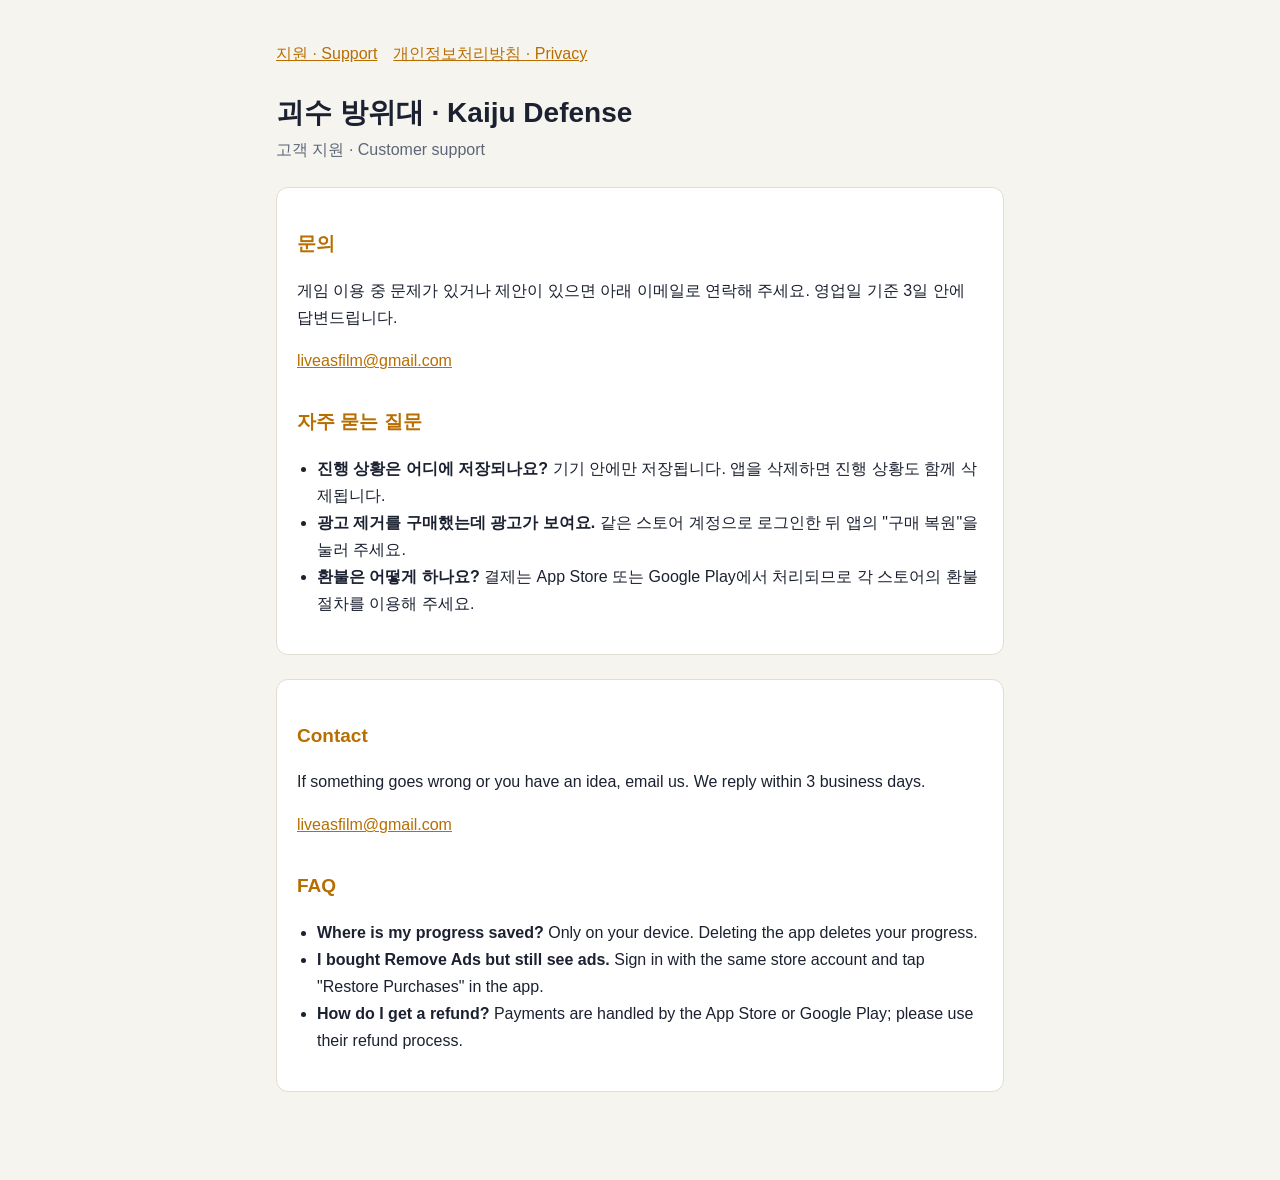
<file: index.html>
<!doctype html><html lang="ko"><head><meta charset="utf-8"><meta name="viewport" content="width=device-width,initial-scale=1"><title>괴수 방위대 지원</title><link rel="stylesheet" href="style.css"></head><body><main>
<nav><a href="index.html">지원 · Support</a><a href="privacy.html">개인정보처리방침 · Privacy</a></nav>
<h1>괴수 방위대 · Kaiju Defense</h1><p class="sub">고객 지원 · Customer support</p>
<section lang="ko"><h2>문의</h2><p>게임 이용 중 문제가 있거나 제안이 있으면 아래 이메일로 연락해 주세요. 영업일 기준 3일 안에 답변드립니다.</p>
<p><a href="mailto:liveasfilm@gmail.com">liveasfilm@gmail.com</a></p>
<h2>자주 묻는 질문</h2><ul>
<li><b>진행 상황은 어디에 저장되나요?</b> 기기 안에만 저장됩니다. 앱을 삭제하면 진행 상황도 함께 삭제됩니다.</li>
<li><b>광고 제거를 구매했는데 광고가 보여요.</b> 같은 스토어 계정으로 로그인한 뒤 앱의 "구매 복원"을 눌러 주세요.</li>
<li><b>환불은 어떻게 하나요?</b> 결제는 App Store 또는 Google Play에서 처리되므로 각 스토어의 환불 절차를 이용해 주세요.</li></ul></section>
<section lang="en"><h2>Contact</h2><p>If something goes wrong or you have an idea, email us. We reply within 3 business days.</p>
<p><a href="mailto:liveasfilm@gmail.com">liveasfilm@gmail.com</a></p>
<h2>FAQ</h2><ul>
<li><b>Where is my progress saved?</b> Only on your device. Deleting the app deletes your progress.</li>
<li><b>I bought Remove Ads but still see ads.</b> Sign in with the same store account and tap "Restore Purchases" in the app.</li>
<li><b>How do I get a refund?</b> Payments are handled by the App Store or Google Play; please use their refund process.</li></ul></section>
</main></body></html>
</file>
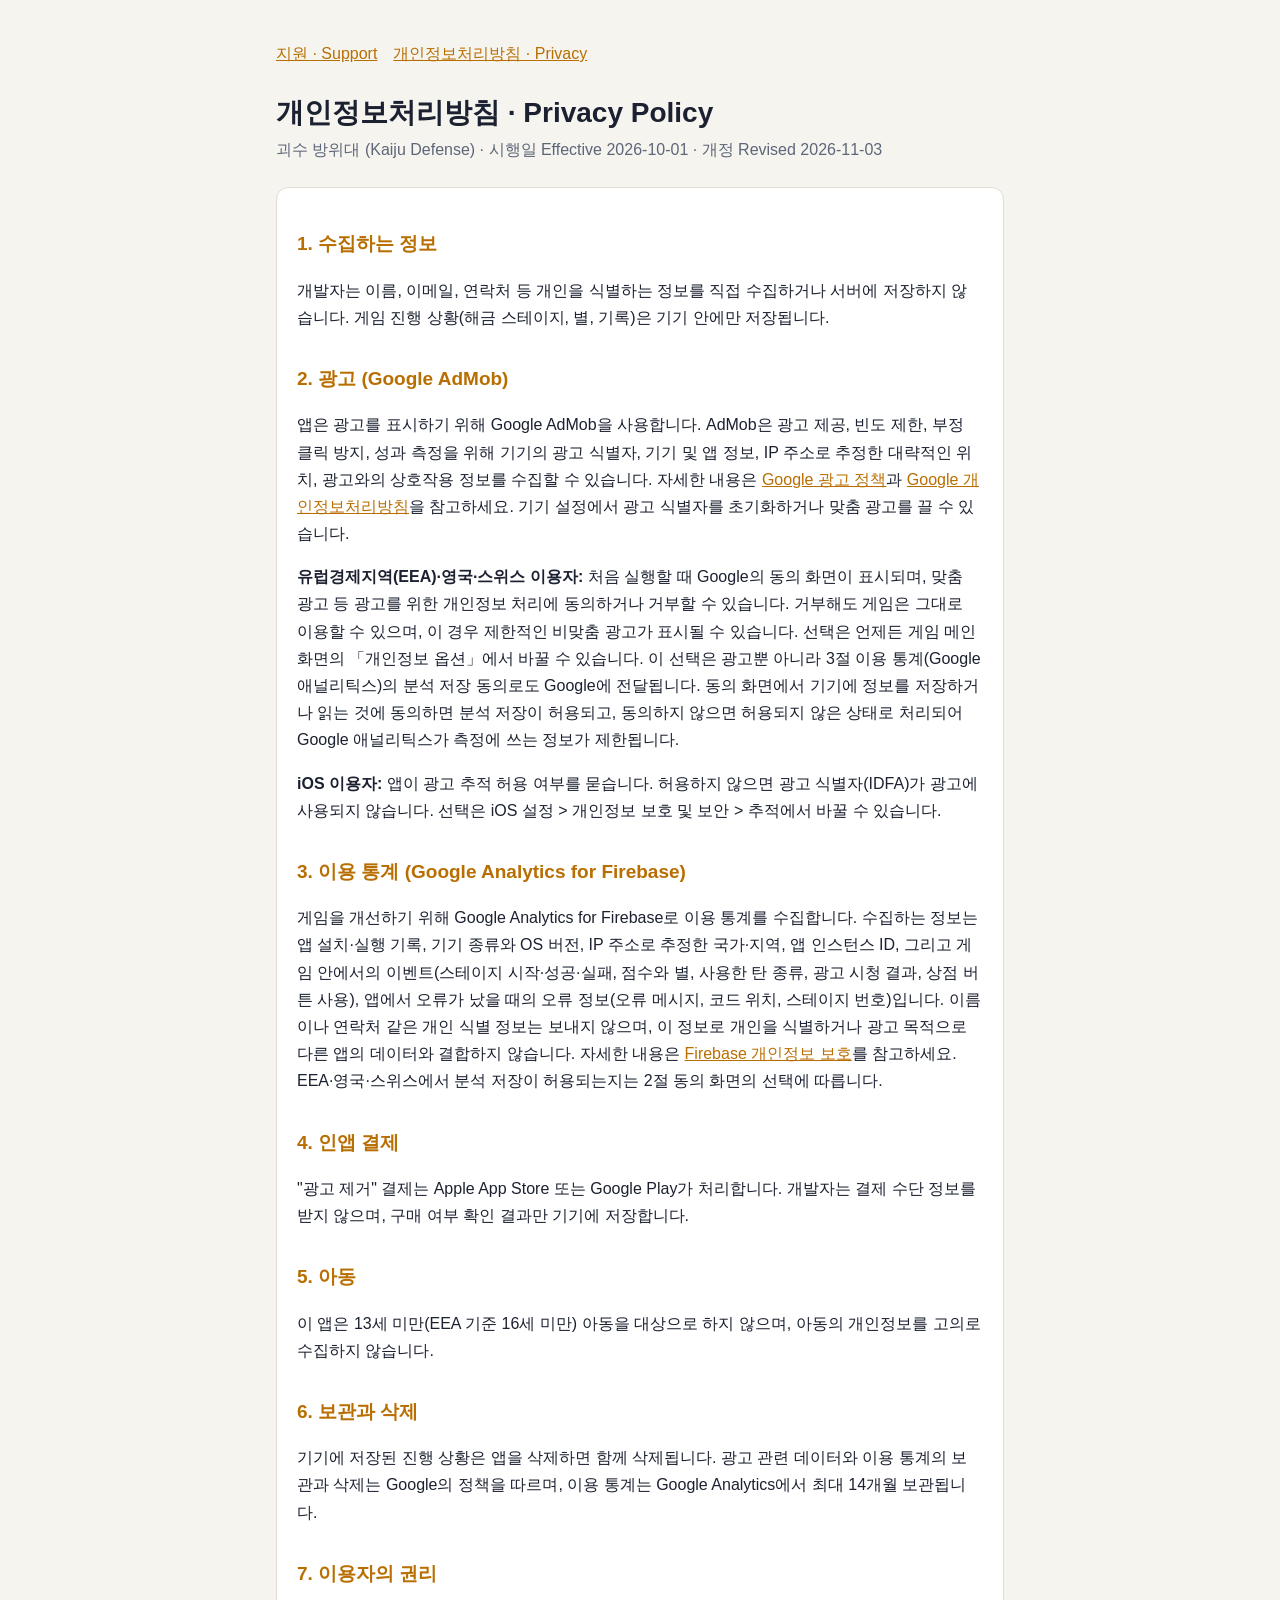
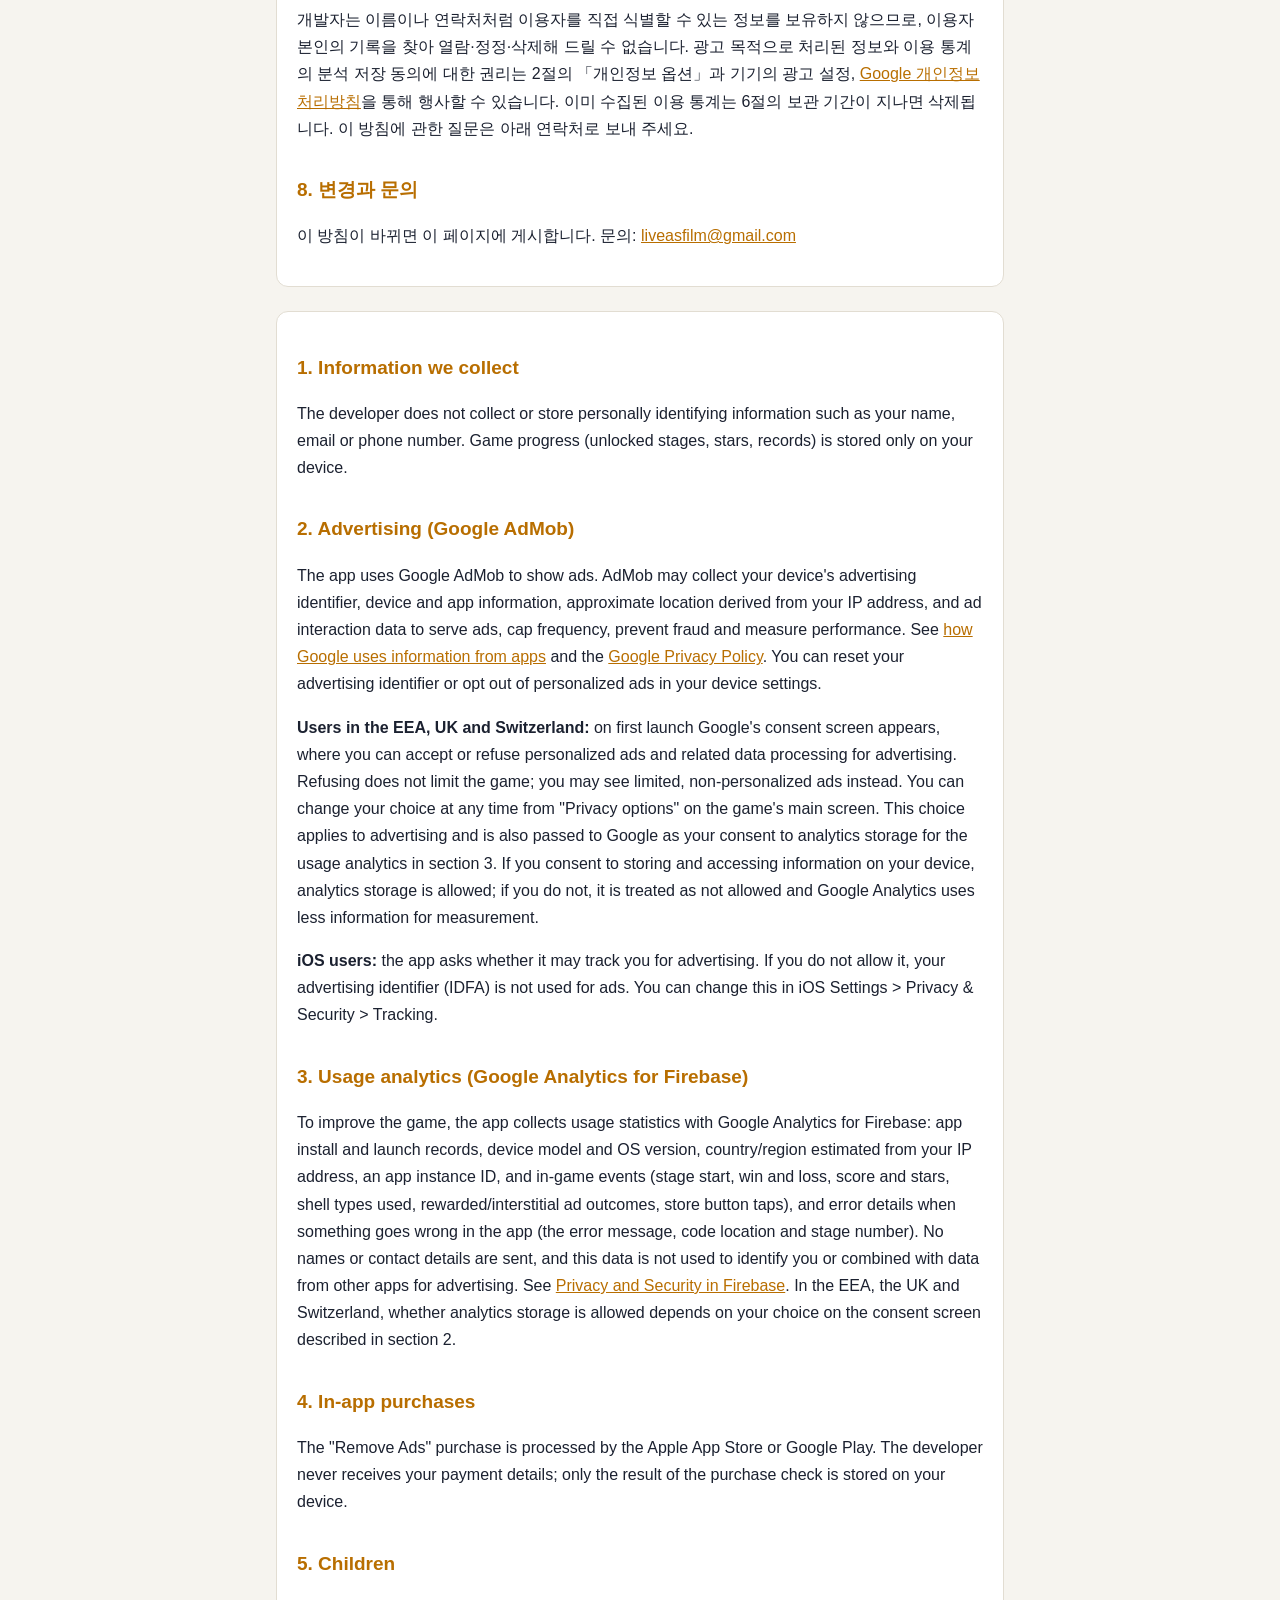
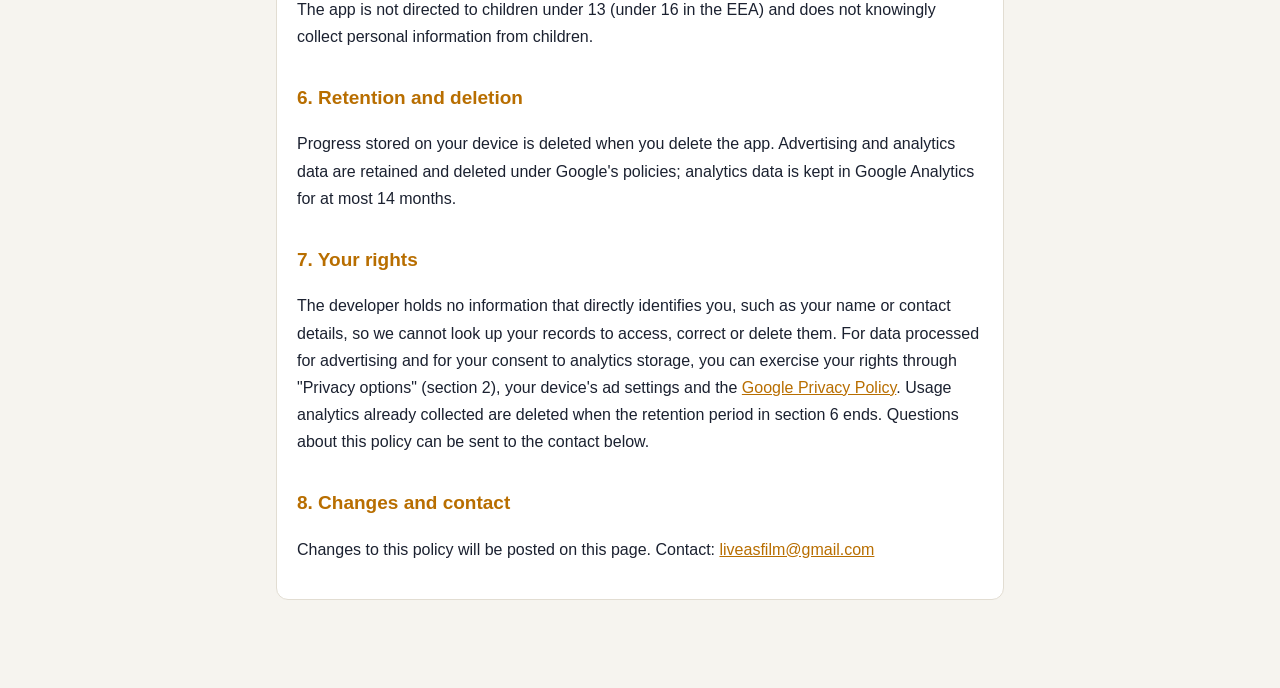
<file: privacy.html>
<!doctype html><html lang="ko"><head><meta charset="utf-8"><meta name="viewport" content="width=device-width,initial-scale=1"><title>괴수 방위대 개인정보처리방침</title><link rel="stylesheet" href="style.css"></head><body><main>
<nav><a href="index.html">지원 · Support</a><a href="privacy.html">개인정보처리방침 · Privacy</a></nav>
<h1>개인정보처리방침 · Privacy Policy</h1><p class="sub">괴수 방위대 (Kaiju Defense) · 시행일 Effective 2026-10-01 · 개정 Revised 2026-11-03</p>
<section lang="ko"><h2>1. 수집하는 정보</h2><p>개발자는 이름, 이메일, 연락처 등 개인을 식별하는 정보를 직접 수집하거나 서버에 저장하지 않습니다. 게임 진행 상황(해금 스테이지, 별, 기록)은 기기 안에만 저장됩니다.</p>
<h2>2. 광고 (Google AdMob)</h2><p>앱은 광고를 표시하기 위해 Google AdMob을 사용합니다. AdMob은 광고 제공, 빈도 제한, 부정 클릭 방지, 성과 측정을 위해 기기의 광고 식별자, 기기 및 앱 정보, IP 주소로 추정한 대략적인 위치, 광고와의 상호작용 정보를 수집할 수 있습니다. 자세한 내용은 <a href="https://policies.google.com/technologies/ads">Google 광고 정책</a>과 <a href="https://policies.google.com/privacy">Google 개인정보처리방침</a>을 참고하세요. 기기 설정에서 광고 식별자를 초기화하거나 맞춤 광고를 끌 수 있습니다.</p>
<p><strong>유럽경제지역(EEA)·영국·스위스 이용자:</strong> 처음 실행할 때 Google의 동의 화면이 표시되며, 맞춤 광고 등 광고를 위한 개인정보 처리에 동의하거나 거부할 수 있습니다. 거부해도 게임은 그대로 이용할 수 있으며, 이 경우 제한적인 비맞춤 광고가 표시될 수 있습니다. 선택은 언제든 게임 메인 화면의 「개인정보 옵션」에서 바꿀 수 있습니다. 이 선택은 광고뿐 아니라 3절 이용 통계(Google 애널리틱스)의 분석 저장 동의로도 Google에 전달됩니다. 동의 화면에서 기기에 정보를 저장하거나 읽는 것에 동의하면 분석 저장이 허용되고, 동의하지 않으면 허용되지 않은 상태로 처리되어 Google 애널리틱스가 측정에 쓰는 정보가 제한됩니다.</p>
<p><strong>iOS 이용자:</strong> 앱이 광고 추적 허용 여부를 묻습니다. 허용하지 않으면 광고 식별자(IDFA)가 광고에 사용되지 않습니다. 선택은 iOS 설정 &gt; 개인정보 보호 및 보안 &gt; 추적에서 바꿀 수 있습니다.</p>
<h2>3. 이용 통계 (Google Analytics for Firebase)</h2><p>게임을 개선하기 위해 Google Analytics for Firebase로 이용 통계를 수집합니다. 수집하는 정보는 앱 설치·실행 기록, 기기 종류와 OS 버전, IP 주소로 추정한 국가·지역, 앱 인스턴스 ID, 그리고 게임 안에서의 이벤트(스테이지 시작·성공·실패, 점수와 별, 사용한 탄 종류, 광고 시청 결과, 상점 버튼 사용), 앱에서 오류가 났을 때의 오류 정보(오류 메시지, 코드 위치, 스테이지 번호)입니다. 이름이나 연락처 같은 개인 식별 정보는 보내지 않으며, 이 정보로 개인을 식별하거나 광고 목적으로 다른 앱의 데이터와 결합하지 않습니다. 자세한 내용은 <a href="https://firebase.google.com/support/privacy">Firebase 개인정보 보호</a>를 참고하세요. EEA·영국·스위스에서 분석 저장이 허용되는지는 2절 동의 화면의 선택에 따릅니다.</p>
<h2>4. 인앱 결제</h2><p>"광고 제거" 결제는 Apple App Store 또는 Google Play가 처리합니다. 개발자는 결제 수단 정보를 받지 않으며, 구매 여부 확인 결과만 기기에 저장합니다.</p>
<h2>5. 아동</h2><p>이 앱은 13세 미만(EEA 기준 16세 미만) 아동을 대상으로 하지 않으며, 아동의 개인정보를 고의로 수집하지 않습니다.</p>
<h2>6. 보관과 삭제</h2><p>기기에 저장된 진행 상황은 앱을 삭제하면 함께 삭제됩니다. 광고 관련 데이터와 이용 통계의 보관과 삭제는 Google의 정책을 따르며, 이용 통계는 Google Analytics에서 최대 14개월 보관됩니다.</p>
<h2>7. 이용자의 권리</h2><p>개발자는 이름이나 연락처처럼 이용자를 직접 식별할 수 있는 정보를 보유하지 않으므로, 이용자 본인의 기록을 찾아 열람·정정·삭제해 드릴 수 없습니다. 광고 목적으로 처리된 정보와 이용 통계의 분석 저장 동의에 대한 권리는 2절의 「개인정보 옵션」과 기기의 광고 설정, <a href="https://policies.google.com/privacy">Google 개인정보처리방침</a>을 통해 행사할 수 있습니다. 이미 수집된 이용 통계는 6절의 보관 기간이 지나면 삭제됩니다. 이 방침에 관한 질문은 아래 연락처로 보내 주세요.</p>
<h2>8. 변경과 문의</h2><p>이 방침이 바뀌면 이 페이지에 게시합니다. 문의: <a href="mailto:liveasfilm@gmail.com">liveasfilm@gmail.com</a></p></section>
<section lang="en"><h2>1. Information we collect</h2><p>The developer does not collect or store personally identifying information such as your name, email or phone number. Game progress (unlocked stages, stars, records) is stored only on your device.</p>
<h2>2. Advertising (Google AdMob)</h2><p>The app uses Google AdMob to show ads. AdMob may collect your device's advertising identifier, device and app information, approximate location derived from your IP address, and ad interaction data to serve ads, cap frequency, prevent fraud and measure performance. See <a href="https://policies.google.com/technologies/ads">how Google uses information from apps</a> and the <a href="https://policies.google.com/privacy">Google Privacy Policy</a>. You can reset your advertising identifier or opt out of personalized ads in your device settings.</p>
<p><strong>Users in the EEA, UK and Switzerland:</strong> on first launch Google's consent screen appears, where you can accept or refuse personalized ads and related data processing for advertising. Refusing does not limit the game; you may see limited, non-personalized ads instead. You can change your choice at any time from "Privacy options" on the game's main screen. This choice applies to advertising and is also passed to Google as your consent to analytics storage for the usage analytics in section 3. If you consent to storing and accessing information on your device, analytics storage is allowed; if you do not, it is treated as not allowed and Google Analytics uses less information for measurement.</p>
<p><strong>iOS users:</strong> the app asks whether it may track you for advertising. If you do not allow it, your advertising identifier (IDFA) is not used for ads. You can change this in iOS Settings &gt; Privacy &amp; Security &gt; Tracking.</p>
<h2>3. Usage analytics (Google Analytics for Firebase)</h2><p>To improve the game, the app collects usage statistics with Google Analytics for Firebase: app install and launch records, device model and OS version, country/region estimated from your IP address, an app instance ID, and in-game events (stage start, win and loss, score and stars, shell types used, rewarded/interstitial ad outcomes, store button taps), and error details when something goes wrong in the app (the error message, code location and stage number). No names or contact details are sent, and this data is not used to identify you or combined with data from other apps for advertising. See <a href="https://firebase.google.com/support/privacy">Privacy and Security in Firebase</a>. In the EEA, the UK and Switzerland, whether analytics storage is allowed depends on your choice on the consent screen described in section 2.</p>
<h2>4. In-app purchases</h2><p>The "Remove Ads" purchase is processed by the Apple App Store or Google Play. The developer never receives your payment details; only the result of the purchase check is stored on your device.</p>
<h2>5. Children</h2><p>The app is not directed to children under 13 (under 16 in the EEA) and does not knowingly collect personal information from children.</p>
<h2>6. Retention and deletion</h2><p>Progress stored on your device is deleted when you delete the app. Advertising and analytics data are retained and deleted under Google's policies; analytics data is kept in Google Analytics for at most 14 months.</p>
<h2>7. Your rights</h2><p>The developer holds no information that directly identifies you, such as your name or contact details, so we cannot look up your records to access, correct or delete them. For data processed for advertising and for your consent to analytics storage, you can exercise your rights through "Privacy options" (section 2), your device's ad settings and the <a href="https://policies.google.com/privacy">Google Privacy Policy</a>. Usage analytics already collected are deleted when the retention period in section 6 ends. Questions about this policy can be sent to the contact below.</p>
<h2>8. Changes and contact</h2><p>Changes to this policy will be posted on this page. Contact: <a href="mailto:liveasfilm@gmail.com">liveasfilm@gmail.com</a></p></section>
</main></body></html>
</file>
<file: style.css>
:root{--bg:#0e1320;--panel:#161d2e;--ink:#eef1f6;--muted:#9aa4b5;--amber:#ffb02e;--line:#2a3348}
@media (prefers-color-scheme:light){:root{--bg:#f6f4ef;--panel:#fff;--ink:#1b2130;--muted:#5d6678;--amber:#b86e00;--line:#e2ddd2}}
*{box-sizing:border-box}body{margin:0;background:var(--bg);color:var(--ink);font:16px/1.7 -apple-system,BlinkMacSystemFont,"Apple SD Gothic Neo","Noto Sans KR",sans-serif}
main{max-width:760px;margin:0 auto;padding:40px 16px 64px}h1{font-size:28px;line-height:1.25;margin:0 0 6px}h2{font-size:19px;margin:32px 0 8px;color:var(--amber)}
.sub{color:var(--muted);margin:0 0 24px}nav a,a{color:var(--amber)}nav{display:flex;gap:16px;margin-bottom:28px;flex-wrap:wrap}
section{background:var(--panel);border:1px solid var(--line);border-radius:12px;padding:8px 20px 20px;margin-bottom:24px}ul{padding-left:20px}
</file>
